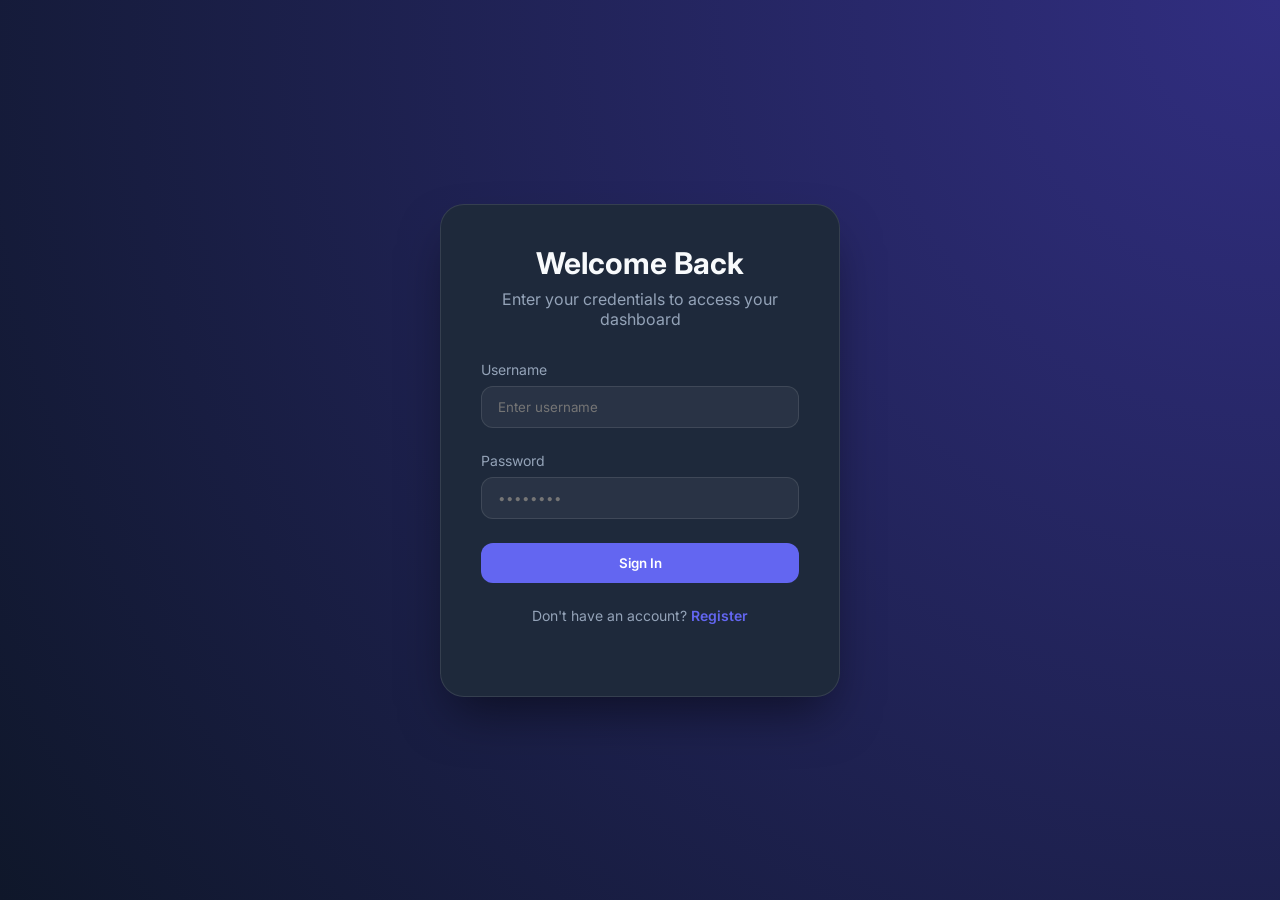
<file: HotelApp/HotelApp/backend/target/classes/static/index.html>
<!DOCTYPE html>
<html lang="en">
<head>
    <meta charset="UTF-8">
    <meta name="viewport" content="width=device-width, initial-scale=1.0">
    <title>Login | Majestic Hotels</title>
    <link rel="stylesheet" href="css/styles.css">
    <link href="https://fonts.googleapis.com/css2?family=Inter:wght@400;600;700;800&display=swap" rel="stylesheet">
</head>
<body>
    <div class="auth-container">
        <div class="auth-card">
            <h1>Welcome Back</h1>
            <p>Enter your credentials to access your dashboard</p>
            <form id="loginForm">
                <div class="form-group">
                    <label>Username</label>
                    <input type="text" id="username" placeholder="Enter username" required>
                </div>
                <div class="form-group">
                    <label>Password</label>
                    <input type="password" id="password" placeholder="••••••••" required>
                </div>
                <button type="submit" class="btn btn-primary">Sign In</button>
            </form>
            <p style="margin-top: 1.5rem; font-size: 0.875rem;">
                Don't have an account? <a href="pages/register.html" style="color: var(--primary); text-decoration: none; font-weight: 600;">Register</a>
            </p>
        </div>
    </div>
    <script src="js/script.js"></script>
    <script>
        document.getElementById('loginForm').addEventListener('submit', async (e) => {
            e.preventDefault();
            const username = document.getElementById('username').value;
            const password = document.getElementById('password').value;
            
            try {
                const response = await fetch('http://localhost:8089/api/auth/login', {
                    method: 'POST',
                    headers: { 'Content-Type': 'application/json' },
                    body: JSON.stringify({ username, password })
                });
                
                if (response.ok) {
                    const user = await response.json();
                    localStorage.setItem('user', JSON.stringify(user));
                    window.location.href = 'pages/dashboard.html';
                } else {
                    alert('Invalid credentials');
                }
            } catch (err) {
                console.error(err);
                alert('Connection error. Is the backend running?');
            }
        });
    </script>
</body>
</html>
</file>
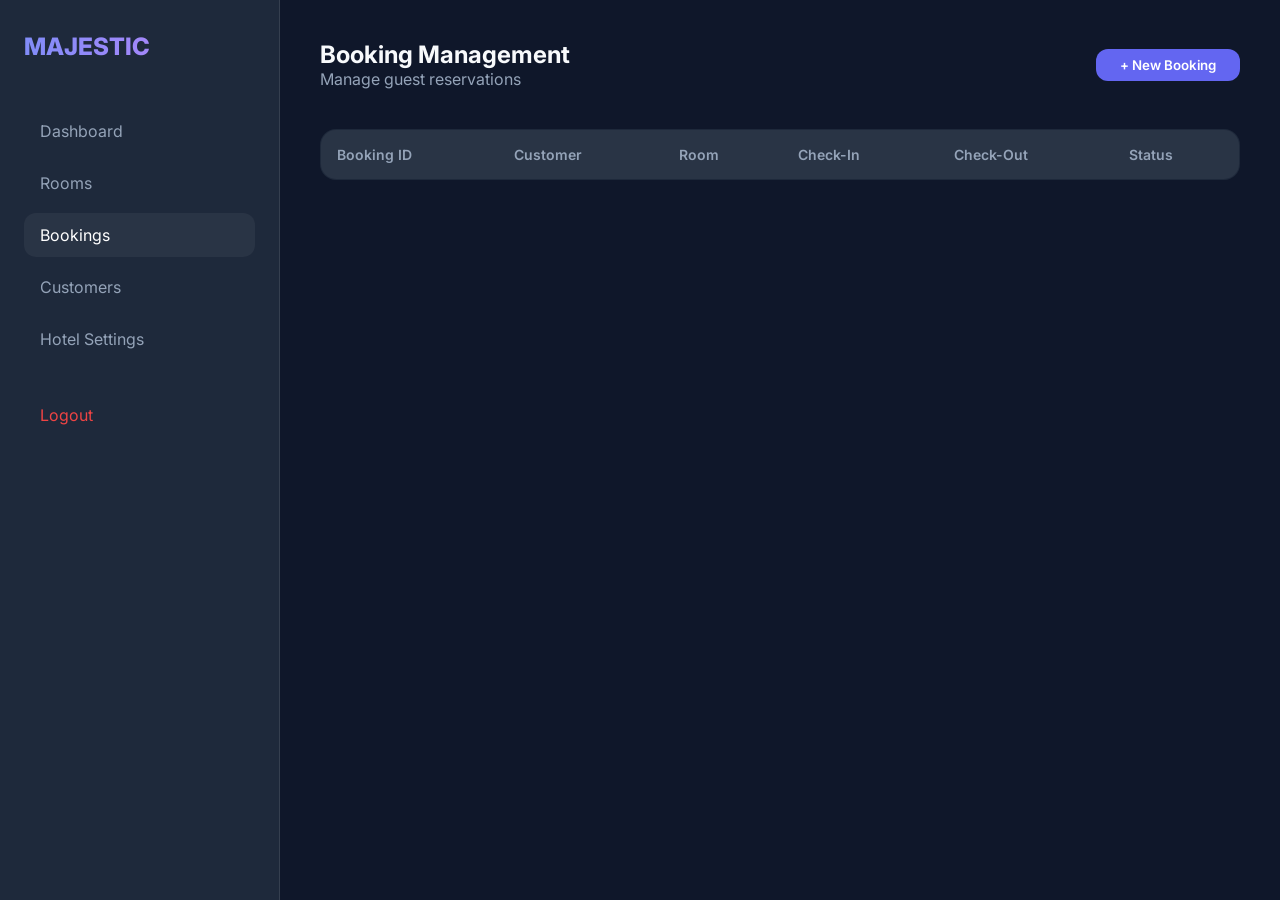
<file: HotelApp/HotelApp/backend/target/classes/static/pages/bookings.html>
<!DOCTYPE html>
<html lang="en">

<head>
    <meta charset="UTF-8">
    <meta name="viewport" content="width=device-width, initial-scale=1.0">
    <title>Bookings | Majestic Hotels</title>
    <link rel="stylesheet" href="../css/styles.css">
    <link href="https://fonts.googleapis.com/css2?family=Inter:wght@400;600;700;800&display=swap" rel="stylesheet">
</head>

<body>
    <div class="app-container">
        <aside>
            <div class="nav-logo">MAJESTIC</div>
            <nav>
                <ul>
                    <li><a href="dashboard.html">Dashboard</a></li>
                    <li><a href="rooms.html">Rooms</a></li>
                    <li><a href="bookings.html" class="active">Bookings</a></li>
                    <li><a href="customers.html">Customers</a></li>
                    <li><a href="hotel.html">Hotel Settings</a></li>
                    <li style="margin-top: 2rem;"><a href="#" onclick="logout()"
                            style="color: var(--danger);">Logout</a></li>
                </ul>
            </nav>
        </aside>
        <main>
            <header>
                <div>
                    <h2 style="font-size: 1.5rem;">Booking Management</h2>
                    <p style="color: var(--text-muted);">Manage guest reservations</p>
                </div>
                <button class="btn btn-primary" style="width: auto; padding: 0.5rem 1.5rem;" onclick="openModal()">+ New
                    Booking</button>
            </header>

            <table class="data-table">
                <thead>
                    <tr>
                        <th>Booking ID</th>
                        <th>Customer</th>
                        <th>Room</th>
                        <th>Check-In</th>
                        <th>Check-Out</th>
                        <th>Status</th>
                    </tr>
                </thead>
                <tbody id="bookingList">
                    <!-- Data Injected -->
                </tbody>
            </table>
        </main>
    </div>

    <!-- Add Booking Modal -->
    <div id="bookingModal" class="modal">
        <div class="modal-content">
            <h3>New Reservation</h3>
            <form id="bookingForm" style="margin-top: 1.5rem;">
                <div class="form-group">
                    <label>Select Customer</label>
                    <select id="customerId" required></select>
                </div>
                <div class="form-group">
                    <label>Select Room</label>
                    <select id="roomId" required></select>
                </div>
                <div style="display: grid; grid-template-columns: 1fr 1fr; gap: 1rem;">
                    <div class="form-group">
                        <label>Check-In</label>
                        <input type="date" id="checkInDate" required>
                    </div>
                    <div class="form-group">
                        <label>Check-Out</label>
                        <input type="date" id="checkOutDate" required>
                    </div>
                </div>
                <div class="form-group">
                    <label>Total Amount ($)</label>
                    <input type="number" id="totalAmount" placeholder="350" required>
                </div>
                <div style="display: flex; gap: 1rem;">
                    <button type="button" class="btn" style="background: var(--glass);"
                        onclick="closeModal()">Cancel</button>
                    <button type="submit" class="btn btn-primary">Book Now</button>
                </div>
            </form>
        </div>
    </div>

    <script>
        const API_BASE = 'http://localhost:8089/api';

        document.addEventListener('DOMContentLoaded', () => {
            loadBookings();
            loadDropdowns();
        });

        async function loadBookings() {
            const res = await fetch(`${API_BASE}/bookings`);
            const data = await res.json();
            document.getElementById('bookingList').innerHTML = data.map(b => `
                <tr>
                    <td>#${b.id}</td>
                    <td>${b.customer ? b.customer.firstName + ' ' + b.customer.lastName : 'Unknown'}</td>
                    <td>${b.room ? b.room.roomNumber : 'N/A'}</td>
                    <td>${b.checkInDate}</td>
                    <td>${b.checkOutDate}</td>
                    <td><span class="badge badge-success">${b.status || 'Confirmed'}</span></td>
                </tr>
            `).join('');
        }

        async function loadDropdowns() {
            const [custRes, roomRes] = await Promise.all([
                fetch(`${API_BASE}/customers`),
                fetch(`${API_BASE}/rooms`)
            ]);
            const customers = await custRes.json();
            const rooms = await roomRes.json();

            document.getElementById('customerId').innerHTML = customers.map(c => `<option value="${c.id}">${c.firstName} ${c.lastName}</option>`).join('');
            document.getElementById('roomId').innerHTML = rooms.filter(r => r.status === 'Available').map(r => `<option value="${r.id}">${r.roomNumber} (${r.type})</option>`).join('');
        }

        document.getElementById('bookingForm').addEventListener('submit', async (e) => {
            e.preventDefault();
            const booking = {
                customer: { id: document.getElementById('customerId').value },
                room: { id: document.getElementById('roomId').value },
                checkInDate: document.getElementById('checkInDate').value,
                checkOutDate: document.getElementById('checkOutDate').value,
                totalAmount: document.getElementById('totalAmount').value,
                status: 'Confirmed'
            };

            await fetch(`${API_BASE}/bookings`, {
                method: 'POST',
                headers: { 'Content-Type': 'application/json' },
                body: JSON.stringify(booking)
            });
            closeModal();
            loadBookings();
        });

        function openModal() { document.getElementById('bookingModal').style.display = 'flex'; }
        function closeModal() { document.getElementById('bookingModal').style.display = 'none'; }
        function logout() { localStorage.removeItem('user'); window.location.href = '../index.html'; }
    </script>
</body>

</html>
</file>
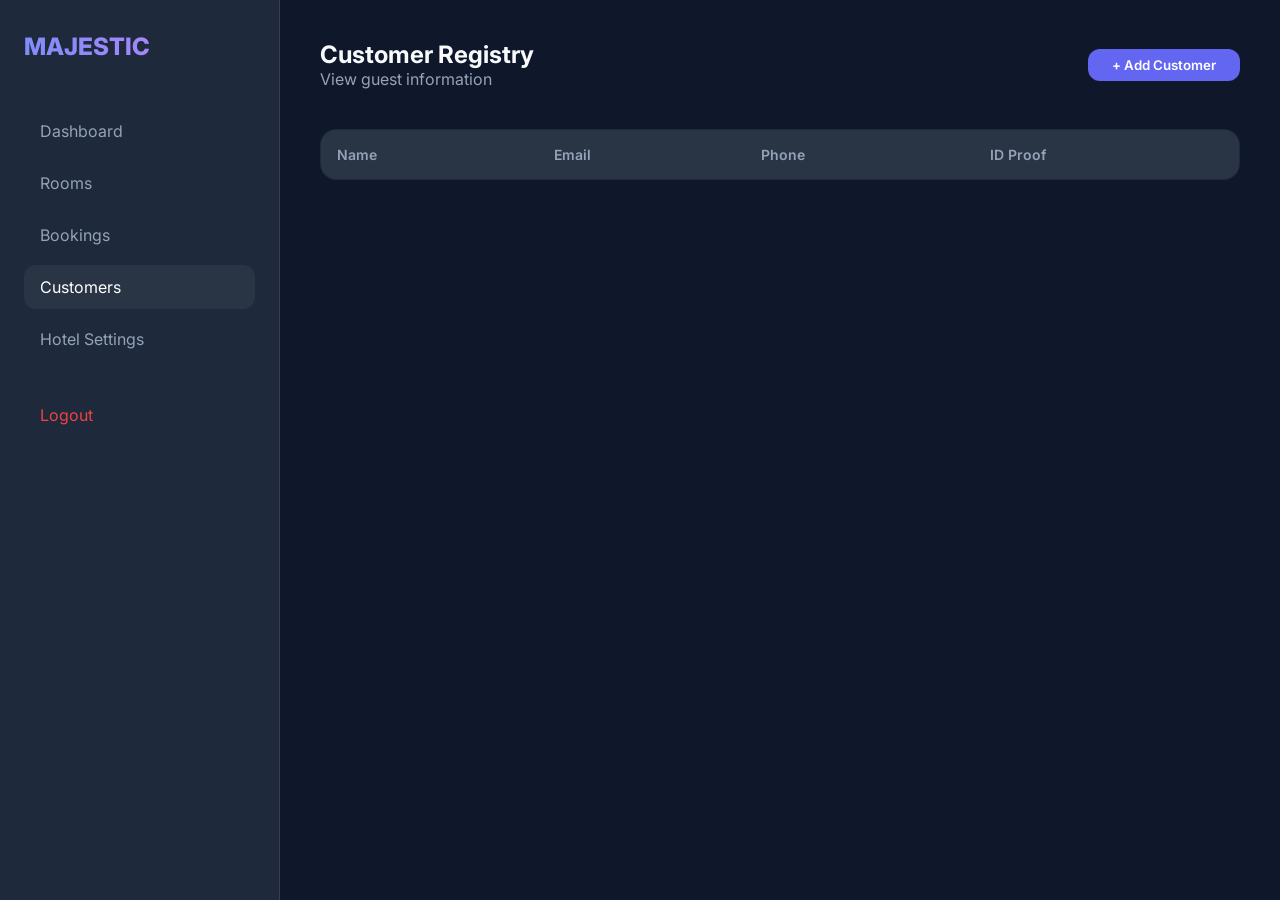
<file: HotelApp/HotelApp/backend/target/classes/static/pages/customers.html>
<!DOCTYPE html>
<html lang="en">

<head>
    <meta charset="UTF-8">
    <meta name="viewport" content="width=device-width, initial-scale=1.0">
    <title>Customers | Majestic Hotels</title>
    <link rel="stylesheet" href="../css/styles.css">
    <link href="https://fonts.googleapis.com/css2?family=Inter:wght@400;600;700;800&display=swap" rel="stylesheet">
</head>

<body>
    <div class="app-container">
        <aside>
            <div class="nav-logo">MAJESTIC</div>
            <nav>
                <ul>
                    <li><a href="dashboard.html">Dashboard</a></li>
                    <li><a href="rooms.html">Rooms</a></li>
                    <li><a href="bookings.html">Bookings</a></li>
                    <li><a href="customers.html" class="active">Customers</a></li>
                    <li><a href="hotel.html">Hotel Settings</a></li>
                    <li style="margin-top: 2rem;"><a href="#" onclick="logout()"
                            style="color: var(--danger);">Logout</a></li>
                </ul>
            </nav>
        </aside>
        <main>
            <header>
                <div>
                    <h2 style="font-size: 1.5rem;">Customer Registry</h2>
                    <p style="color: var(--text-muted);">View guest information</p>
                </div>
                <button class="btn btn-primary" style="width: auto; padding: 0.5rem 1.5rem;" onclick="openModal()">+ Add
                    Customer</button>
            </header>

            <table class="data-table">
                <thead>
                    <tr>
                        <th>Name</th>
                        <th>Email</th>
                        <th>Phone</th>
                        <th>ID Proof</th>
                    </tr>
                </thead>
                <tbody id="customerList">
                    <!-- Data -->
                </tbody>
            </table>
        </main>
    </div>

    <!-- Modal -->
    <div id="custModal" class="modal">
        <div class="modal-content">
            <h3>Add Customer</h3>
            <form id="custForm" style="margin-top: 1.5rem;">
                <div style="display: grid; grid-template-columns: 1fr 1fr; gap: 1rem;">
                    <div class="form-group">
                        <label>First Name</label>
                        <input type="text" id="firstName" required>
                    </div>
                    <div class="form-group">
                        <label>Last Name</label>
                        <input type="text" id="lastName" required>
                    </div>
                </div>
                <div class="form-group">
                    <label>Email</label>
                    <input type="email" id="email" required>
                </div>
                <div class="form-group">
                    <label>Phone</label>
                    <input type="tel" id="phone" required>
                </div>
                <div style="display: flex; gap: 1rem;">
                    <div class="form-group" style="flex: 1;">
                        <label>ID Type</label>
                        <select id="idProofType">
                            <option value="Passport">Passport</option>
                            <option value="Driver License">Driver License</option>
                            <option value="National ID">National ID</option>
                        </select>
                    </div>
                    <div class="form-group" style="flex: 1;">
                        <label>ID Number</label>
                        <input type="text" id="idProofNumber" required>
                    </div>
                </div>
                <div style="display: flex; gap: 1rem;">
                    <button type="button" class="btn" style="background: var(--glass);"
                        onclick="closeModal()">Cancel</button>
                    <button type="submit" class="btn btn-primary">Save Guest</button>
                </div>
            </form>
        </div>
    </div>

    <script>
        const API_URL = 'http://localhost:8089/api/customers';
        document.addEventListener('DOMContentLoaded', loadCustomers);

        async function loadCustomers() {
            const res = await fetch(API_URL);
            const data = await res.json();
            document.getElementById('customerList').innerHTML = data.map(c => `
                <tr>
                    <td>${c.firstName} ${c.lastName}</td>
                    <td>${c.email}</td>
                    <td>${c.phone}</td>
                    <td>${c.idProofType}: ${c.idProofNumber}</td>
                </tr>
            `).join('');
        }

        document.getElementById('custForm').addEventListener('submit', async (e) => {
            e.preventDefault();
            const customer = {
                firstName: document.getElementById('firstName').value,
                lastName: document.getElementById('lastName').value,
                email: document.getElementById('email').value,
                phone: document.getElementById('phone').value,
                idProofType: document.getElementById('idProofType').value,
                idProofNumber: document.getElementById('idProofNumber').value,
            };

            await fetch(API_URL, {
                method: 'POST',
                headers: { 'Content-Type': 'application/json' },
                body: JSON.stringify(customer)
            });
            closeModal();
            loadCustomers();
        });

        function openModal() { document.getElementById('custModal').style.display = 'flex'; }
        function closeModal() { document.getElementById('custModal').style.display = 'none'; }
        function logout() { localStorage.removeItem('user'); window.location.href = '../index.html'; }
    </script>
</body>

</html>
</file>
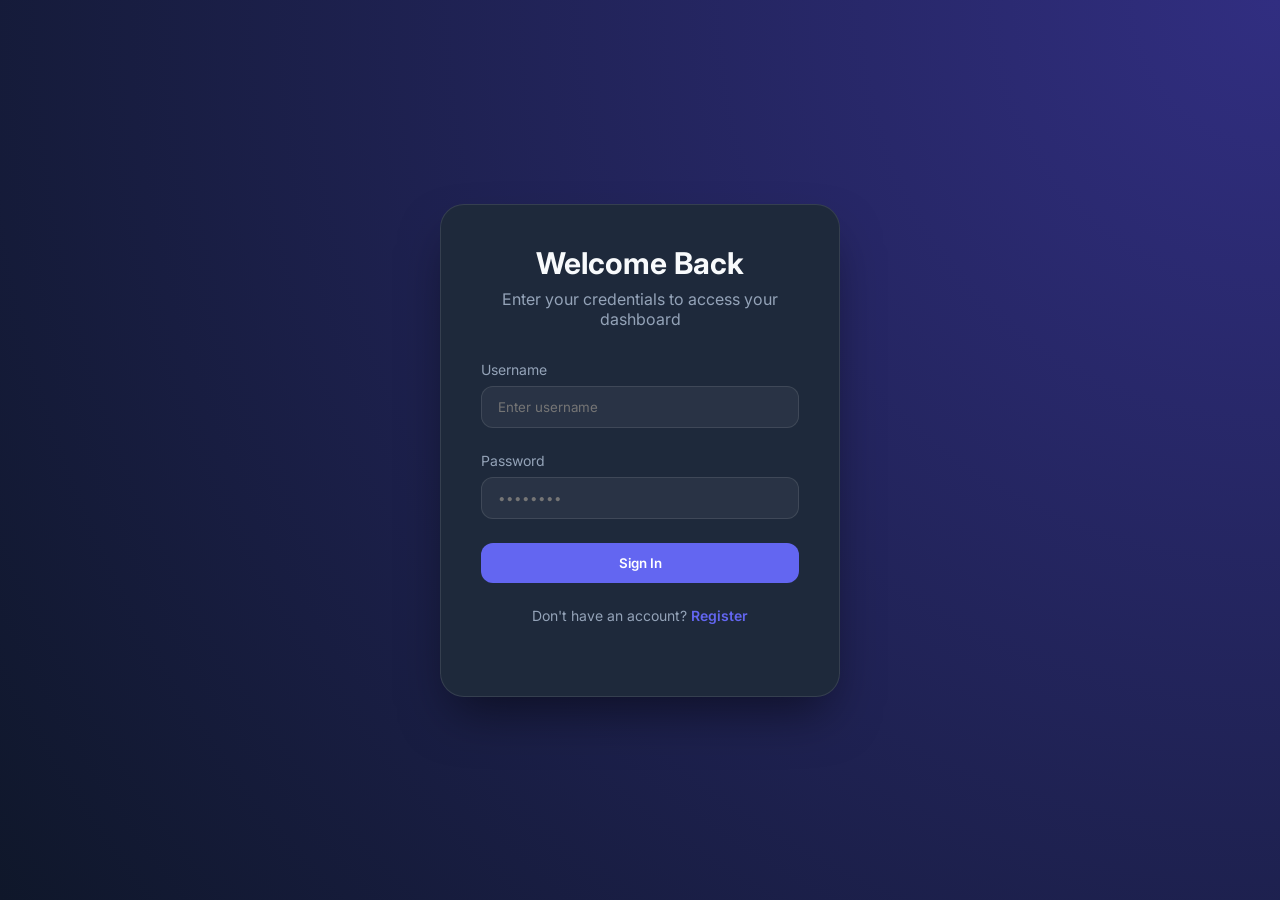
<file: HotelApp/HotelApp/backend/target/classes/static/pages/dashboard.html>
<!DOCTYPE html>
<html lang="en">

<head>
    <meta charset="UTF-8">
    <meta name="viewport" content="width=device-width, initial-scale=1.0">
    <title>Dashboard | Majestic Hotels</title>
    <link rel="stylesheet" href="../css/styles.css">
    <link href="https://fonts.googleapis.com/css2?family=Inter:wght@400;600;700;800&display=swap" rel="stylesheet">
</head>

<body>
    <div class="app-container">
        <aside>
            <div class="nav-logo">MAJESTIC</div>
            <nav>
                <ul>
                    <li><a href="dashboard.html" class="active">Dashboard</a></li>
                    <li><a href="rooms.html">Rooms</a></li>
                    <li><a href="bookings.html">Bookings</a></li>
                    <li><a href="customers.html">Customers</a></li>
                    <li><a href="hotel.html">Hotel Settings</a></li>
                    <li style="margin-top: 2rem;"><a href="#" onclick="logout()"
                            style="color: var(--danger);">Logout</a></li>
                </ul>
            </nav>
        </aside>
        <main>
            <header>
                <div>
                    <h2 style="font-size: 1.5rem;">Dashboard Overview</h2>
                    <p style="color: var(--text-muted);">Welcome back, <span id="userNameDisplay">Admin</span></p>
                </div>
                <div class="user-profile">
                    <div
                        style="width: 40px; height: 40px; border-radius: 50%; background: var(--primary); display: flex; align-items: center; justify-content: center; font-weight: 700;">
                        A</div>
                </div>
            </header>

            <div class="stats-grid">
                <div class="stat-card">
                    <h3>Total Rooms</h3>
                    <div class="value" id="totalRooms">24</div>
                </div>
                <div class="stat-card">
                    <h3>Active Bookings</h3>
                    <div class="value" id="activeBookings">12</div>
                </div>
                <div class="stat-card">
                    <h3>Total Customers</h3>
                    <div class="value" id="totalCustomers">158</div>
                </div>
                <div class="stat-card">
                    <h3>Revenue</h3>
                    <div class="value" id="revenue">$12,450</div>
                </div>
            </div>

            <div style="display: flex; justify-content: space-between; align-items: center; margin-bottom: 1.5rem;">
                <h3 style="font-size: 1.125rem;">Recent Bookings</h3>
                <button class="btn btn-primary" style="width: auto; padding: 0.5rem 1rem;"
                    onclick="location.href='bookings.html'">View All</button>
            </div>

            <table class="data-table">
                <thead>
                    <tr>
                        <th>Customer</th>
                        <th>Room</th>
                        <th>Check-In</th>
                        <th>Status</th>
                        <th>Amount</th>
                    </tr>
                </thead>
                <tbody id="recentBookingsList">
                    <!-- Data injected by JS -->
                </tbody>
            </table>
        </main>
    </div>

    <script>
        document.addEventListener('DOMContentLoaded', () => {
            const user = JSON.parse(localStorage.getItem('user'));
            if (!user) {
                window.location.href = '../index.html';
                return;
            }
            document.getElementById('userNameDisplay').textContent = user.fullName;

            // Mock data or fetch from API
            loadDashboardData();
        });

        async function loadDashboardData() {
            try {
                // In a real app, you'd fetch stats from backend
                const response = await fetch('http://localhost:8089/api/bookings');
                if (response.ok) {
                    const bookings = await response.json();
                    renderRecentBookings(bookings.slice(-5).reverse());
                }
            } catch (err) {
                console.error('Failed to load dashboard data');
            }
        }

        function renderRecentBookings(bookings) {
            const list = document.getElementById('recentBookingsList');
            if (bookings.length === 0) {
                list.innerHTML = '<tr><td colspan="5" style="text-align: center;">No bookings found</td></tr>';
                return;
            }
            list.innerHTML = bookings.map(b => `
                <tr>
                    <td>${b.customer ? b.customer.firstName + ' ' + b.customer.lastName : 'N/A'}</td>
                    <td>${b.room ? b.room.roomNumber : 'N/A'}</td>
                    <td>${b.checkInDate}</td>
                    <td><span class="badge ${b.status === 'Confirmed' ? 'badge-success' : 'badge-warning'}">${b.status}</span></td>
                    <td>$${b.totalAmount}</td>
                </tr>
            `).join('');
        }

        function logout() {
            localStorage.removeItem('user');
            window.location.href = '../index.html';
        }
    </script>
</body>

</html>
</file>
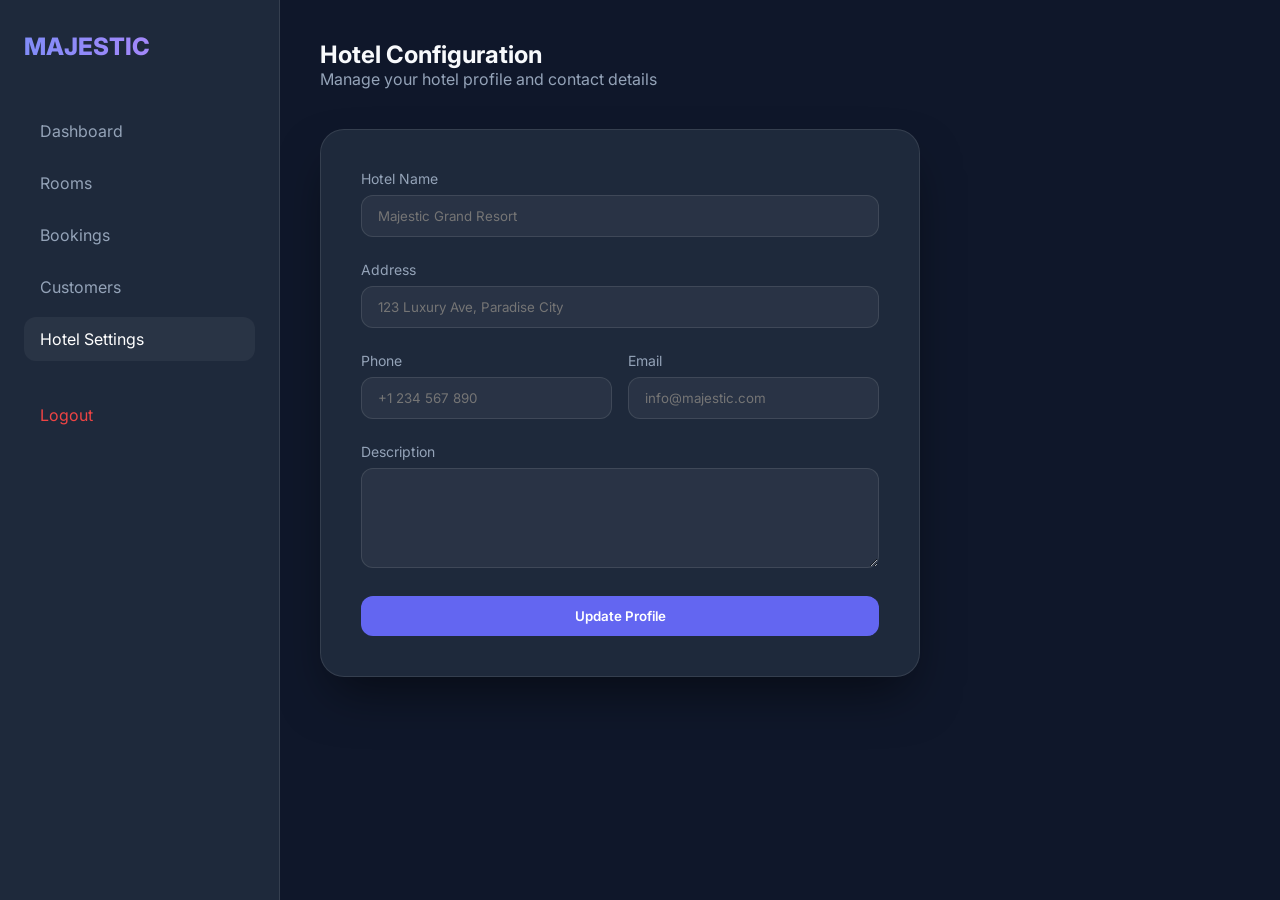
<file: HotelApp/HotelApp/backend/target/classes/static/pages/hotel.html>
<!DOCTYPE html>
<html lang="en">

<head>
    <meta charset="UTF-8">
    <meta name="viewport" content="width=device-width, initial-scale=1.0">
    <title>Hotel Settings | Majestic Hotels</title>
    <link rel="stylesheet" href="../css/styles.css">
    <link href="https://fonts.googleapis.com/css2?family=Inter:wght@400;600;700;800&display=swap" rel="stylesheet">
</head>

<body>
    <div class="app-container">
        <aside>
            <div class="nav-logo">MAJESTIC</div>
            <nav>
                <ul>
                    <li><a href="dashboard.html">Dashboard</a></li>
                    <li><a href="rooms.html">Rooms</a></li>
                    <li><a href="bookings.html">Bookings</a></li>
                    <li><a href="customers.html">Customers</a></li>
                    <li><a href="hotel.html" class="active">Hotel Settings</a></li>
                    <li style="margin-top: 2rem;"><a href="#" onclick="logout()"
                            style="color: var(--danger);">Logout</a></li>
                </ul>
            </nav>
        </aside>
        <main>
            <header>
                <div>
                    <h2 style="font-size: 1.5rem;">Hotel Configuration</h2>
                    <p style="color: var(--text-muted);">Manage your hotel profile and contact details</p>
                </div>
            </header>

            <div class="auth-card" style="max-width: 600px; margin: 0;">
                <form id="hotelForm">
                    <div class="form-group">
                        <label>Hotel Name</label>
                        <input type="text" id="hotelName" placeholder="Majestic Grand Resort" required>
                    </div>
                    <div class="form-group">
                        <label>Address</label>
                        <input type="text" id="hotelAddress" placeholder="123 Luxury Ave, Paradise City" required>
                    </div>
                    <div style="display: grid; grid-template-columns: 1fr 1fr; gap: 1rem;">
                        <div class="form-group">
                            <label>Phone</label>
                            <input type="tel" id="hotelPhone" placeholder="+1 234 567 890" required>
                        </div>
                        <div class="form-group">
                            <label>Email</label>
                            <input type="email" id="hotelEmail" placeholder="info@majestic.com" required>
                        </div>
                    </div>
                    <div class="form-group">
                        <label>Description</label>
                        <textarea id="hotelDesc"
                            style="width: 100%; height: 100px; background: var(--glass); border: 1px solid var(--border); border-radius: 0.75rem; color: white; padding: 0.75rem;"></textarea>
                    </div>
                    <button type="submit" class="btn btn-primary">Update Profile</button>
                </form>
            </div>
        </main>
    </div>

    <script>
        const API_URL = 'http://localhost:8089/api/hotels';

        document.addEventListener('DOMContentLoaded', async () => {
            const res = await fetch(API_URL);
            const hotels = await res.json();
            if (hotels.length > 0) {
                const h = hotels[0];
                document.getElementById('hotelName').value = h.name;
                document.getElementById('hotelAddress').value = h.address;
                document.getElementById('hotelPhone').value = h.phone;
                document.getElementById('hotelEmail').value = h.email;
                document.getElementById('hotelDesc').value = h.description;
                window.currentHotelId = h.id;
            }
        });

        document.getElementById('hotelForm').addEventListener('submit', async (e) => {
            e.preventDefault();
            const hotel = {
                id: window.currentHotelId,
                name: document.getElementById('hotelName').value,
                address: document.getElementById('hotelAddress').value,
                phone: document.getElementById('hotelPhone').value,
                email: document.getElementById('hotelEmail').value,
                description: document.getElementById('hotelDesc').value,
            };

            await fetch(API_URL, {
                method: 'POST',
                headers: { 'Content-Type': 'application/json' },
                body: JSON.stringify(hotel)
            });
            alert('Hotel profile updated!');
        });

        function logout() { localStorage.removeItem('user'); window.location.href = '../index.html'; }
    </script>
</body>

</html>
</file>
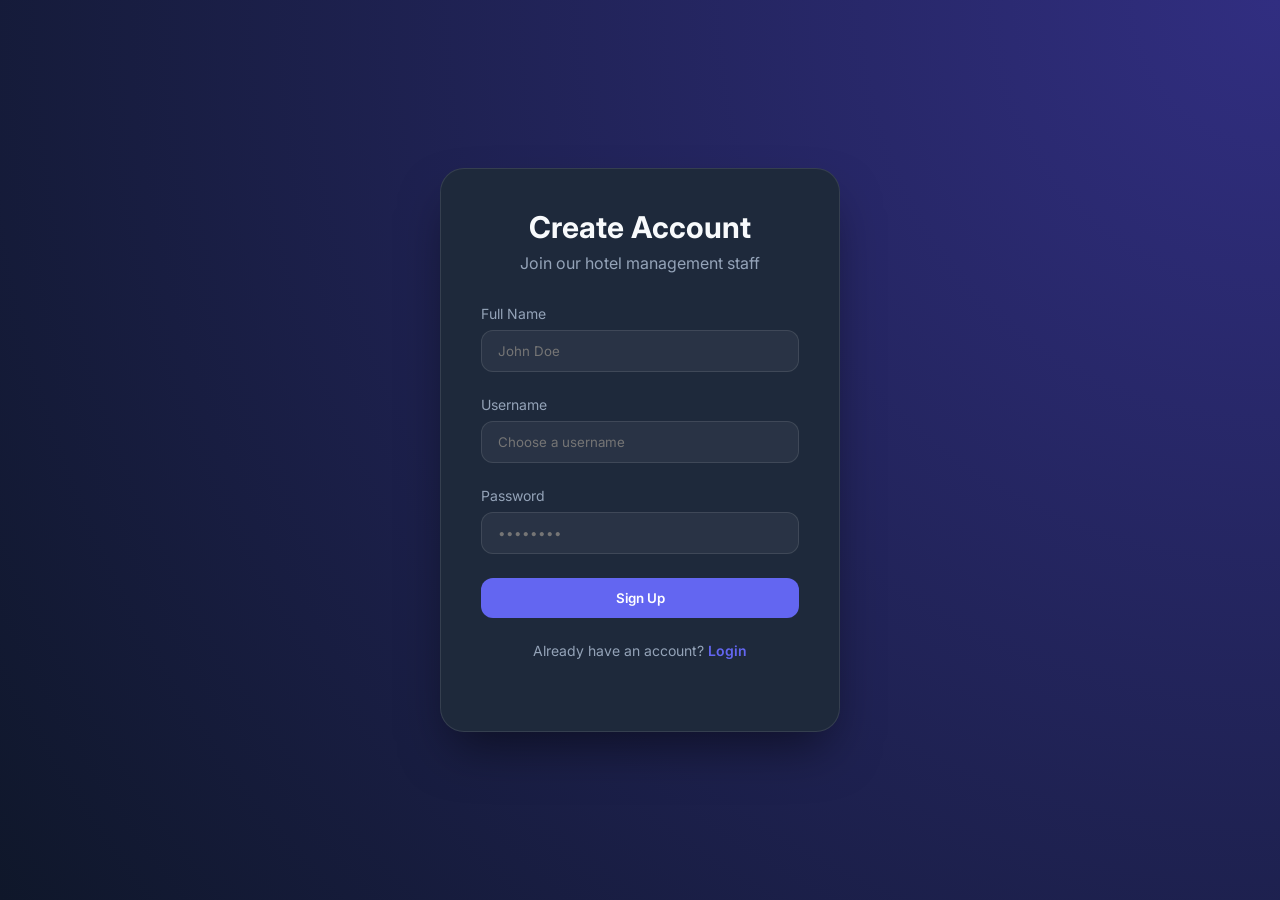
<file: HotelApp/HotelApp/backend/target/classes/static/pages/register.html>
<!DOCTYPE html>
<html lang="en">

<head>
    <meta charset="UTF-8">
    <meta name="viewport" content="width=device-width, initial-scale=1.0">
    <title>Register | Majestic Hotels</title>
    <link rel="stylesheet" href="../css/styles.css">
    <link href="https://fonts.googleapis.com/css2?family=Inter:wght@400;600;700;800&display=swap" rel="stylesheet">
</head>

<body>
    <div class="auth-container">
        <div class="auth-card">
            <h1>Create Account</h1>
            <p>Join our hotel management staff</p>
            <form id="registerForm">
                <div class="form-group">
                    <label>Full Name</label>
                    <input type="text" id="fullName" placeholder="John Doe" required>
                </div>
                <div class="form-group">
                    <label>Username</label>
                    <input type="text" id="username" placeholder="Choose a username" required>
                </div>
                <div class="form-group">
                    <label>Password</label>
                    <input type="password" id="password" placeholder="••••••••" required>
                </div>
                <button type="submit" class="btn btn-primary">Sign Up</button>
            </form>
            <p style="margin-top: 1.5rem; font-size: 0.875rem;">
                Already have an account? <a href="../index.html"
                    style="color: var(--primary); text-decoration: none; font-weight: 600;">Login</a>
            </p>
        </div>
    </div>
    <script>
        document.getElementById('registerForm').addEventListener('submit', async (e) => {
            e.preventDefault();
            const fullName = document.getElementById('fullName').value;
            const username = document.getElementById('username').value;
            const password = document.getElementById('password').value;

            try {
                const response = await fetch('http://localhost:8089/api/auth/register', {
                    method: 'POST',
                    headers: { 'Content-Type': 'application/json' },
                    body: JSON.stringify({ fullName, username, password, role: 'STAFF' })
                });

                if (response.ok) {
                    alert('Registration successful! Please login.');
                    window.location.href = '../index.html';
                } else {
                    const msg = await response.text();
                    alert(msg || 'Registration failed');
                }
            } catch (err) {
                console.error(err);
                alert('Connection error');
            }
        });
    </script>
</body>

</html>
</file>
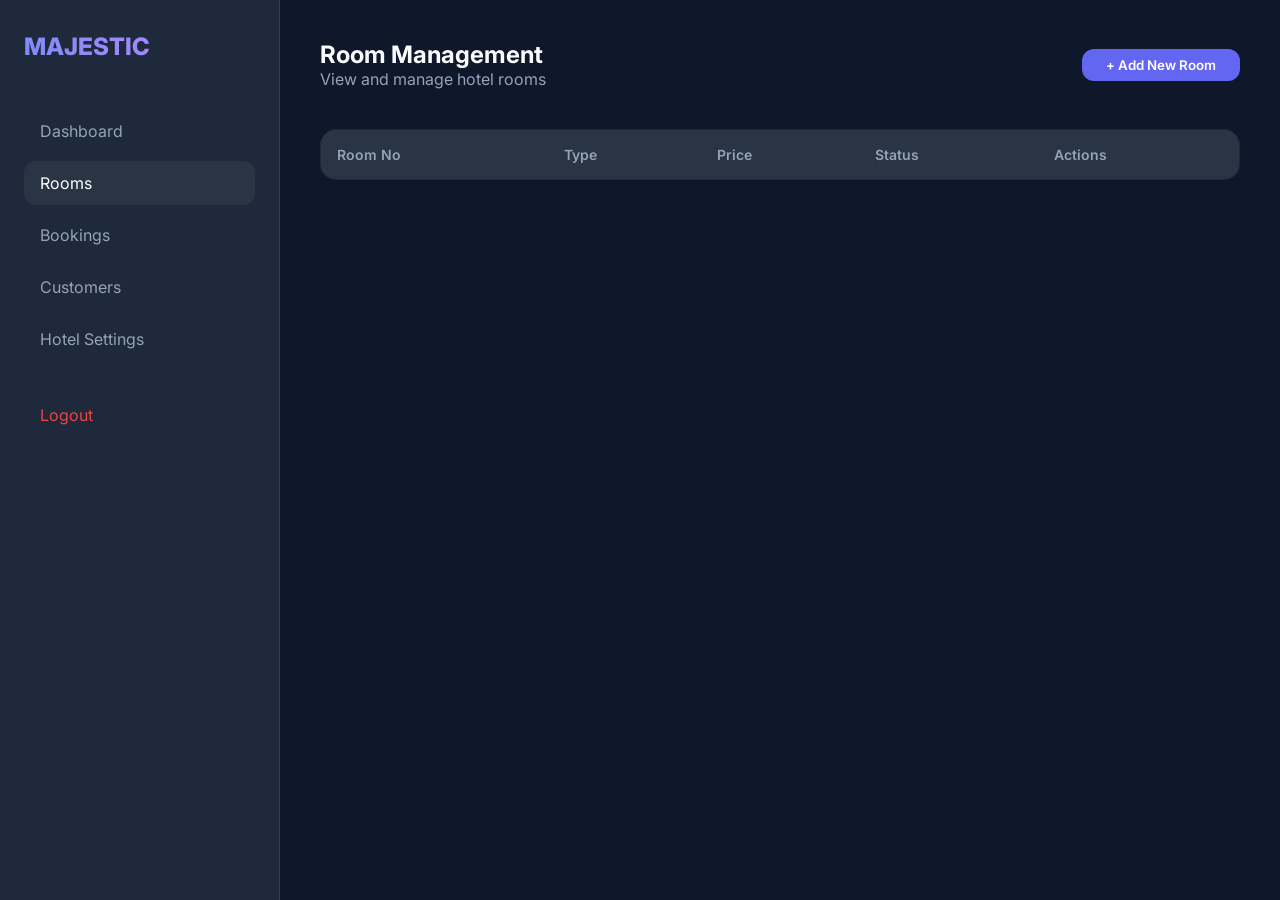
<file: HotelApp/HotelApp/backend/target/classes/static/pages/rooms.html>
<!DOCTYPE html>
<html lang="en">

<head>
    <meta charset="UTF-8">
    <meta name="viewport" content="width=device-width, initial-scale=1.0">
    <title>Rooms | Majestic Hotels</title>
    <link rel="stylesheet" href="../css/styles.css">
    <link href="https://fonts.googleapis.com/css2?family=Inter:wght@400;600;700;800&display=swap" rel="stylesheet">
</head>

<body>
    <div class="app-container">
        <aside>
            <div class="nav-logo">MAJESTIC</div>
            <nav>
                <ul>
                    <li><a href="dashboard.html">Dashboard</a></li>
                    <li><a href="rooms.html" class="active">Rooms</a></li>
                    <li><a href="bookings.html">Bookings</a></li>
                    <li><a href="customers.html">Customers</a></li>
                    <li><a href="hotel.html">Hotel Settings</a></li>
                    <li style="margin-top: 2rem;"><a href="#" onclick="logout()"
                            style="color: var(--danger);">Logout</a></li>
                </ul>
            </nav>
        </aside>
        <main>
            <header>
                <div>
                    <h2 style="font-size: 1.5rem;">Room Management</h2>
                    <p style="color: var(--text-muted);">View and manage hotel rooms</p>
                </div>
                <button class="btn btn-primary" style="width: auto; padding: 0.5rem 1.5rem;" onclick="openModal()">+ Add
                    New Room</button>
            </header>

            <table class="data-table">
                <thead>
                    <tr>
                        <th>Room No</th>
                        <th>Type</th>
                        <th>Price</th>
                        <th>Status</th>
                        <th>Actions</th>
                    </tr>
                </thead>
                <tbody id="roomList">
                    <!-- Data injected by JS -->
                </tbody>
            </table>
        </main>
    </div>

    <!-- Add Room Modal -->
    <div id="roomModal" class="modal">
        <div class="modal-content">
            <h3>Add New Room</h3>
            <form id="roomForm" style="margin-top: 1.5rem;">
                <div class="form-group">
                    <label>Room Number</label>
                    <input type="text" id="roomNumber" placeholder="e.g. 101" required>
                </div>
                <div class="form-group">
                    <label>Type</label>
                    <select id="roomType">
                        <option value="Single">Single</option>
                        <option value="Double">Double</option>
                        <option value="Suite">Suite</option>
                        <option value="Deluxe">Deluxe</option>
                    </select>
                </div>
                <div class="form-group">
                    <label>Price per Night ($)</label>
                    <input type="number" id="roomPrice" placeholder="100" required>
                </div>
                <div class="form-group">
                    <label>Status</label>
                    <select id="roomStatus">
                        <option value="Available">Available</option>
                        <option value="Maintenance">Maintenance</option>
                    </select>
                </div>
                <div style="display: flex; gap: 1rem;">
                    <button type="button" class="btn" style="background: var(--glass);"
                        onclick="closeModal()">Cancel</button>
                    <button type="submit" class="btn btn-primary">Save Room</button>
                </div>
            </form>
        </div>
    </div>

    <script>
        const API_URL = 'http://localhost:8089/api/rooms';

        document.addEventListener('DOMContentLoaded', loadRooms);

        async function loadRooms() {
            try {
                const response = await fetch(API_URL);
                const rooms = await response.json();
                const list = document.getElementById('roomList');
                list.innerHTML = rooms.map(r => `
                    <tr>
                        <td>${r.roomNumber}</td>
                        <td>${r.type}</td>
                        <td>$${r.price}</td>
                        <td><span class="badge ${r.status === 'Available' ? 'badge-success' : 'badge-warning'}">${r.status}</span></td>
                        <td>
                            <button onclick="deleteRoom(${r.id})" style="background:none; border:none; color:var(--danger); cursor:pointer;">Delete</button>
                        </td>
                    </tr>
                `).join('');
            } catch (err) {
                console.error(err);
            }
        }

        document.getElementById('roomForm').addEventListener('submit', async (e) => {
            e.preventDefault();
            const room = {
                roomNumber: document.getElementById('roomNumber').value,
                type: document.getElementById('roomType').value,
                price: document.getElementById('roomPrice').value,
                status: document.getElementById('roomStatus').value
            };

            await fetch(API_URL, {
                method: 'POST',
                headers: { 'Content-Type': 'application/json' },
                body: JSON.stringify(room)
            });
            closeModal();
            loadRooms();
        });

        async function deleteRoom(id) {
            if (confirm('Are you sure?')) {
                await fetch(`${API_URL}/${id}`, { method: 'DELETE' });
                loadRooms();
            }
        }

        function openModal() { document.getElementById('roomModal').style.display = 'flex'; }
        function closeModal() { document.getElementById('roomModal').style.display = 'none'; }
        function logout() { localStorage.removeItem('user'); window.location.href = '../index.html'; }
    </script>
</body>

</html>
</file>
<file: HotelApp/HotelApp/backend/target/classes/static/css/styles.css>
:root {
    --primary: #6366f1;
    --primary-hover: #4f46e5;
    --secondary: #64748b;
    --bg-dark: #0f172a;
    --bg-card: #1e293b;
    --text-main: #f8fafc;
    --text-muted: #94a3b8;
    --accent: #10b981;
    --danger: #ef4444;
    --glass: rgba(255, 255, 255, 0.05);
    --border: rgba(255, 255, 255, 0.1);
}

* {
    margin: 0;
    padding: 0;
    box-sizing: border-box;
    font-family: 'Inter', -apple-system, sans-serif;
}

body {
    background-color: var(--bg-dark);
    color: var(--text-main);
    overflow-x: hidden;
}

/* Auth Pages */
.auth-container {
    height: 100vh;
    display: flex;
    justify-content: center;
    align-items: center;
    background: radial-gradient(circle at top right, #312e81, #0f172a);
}

.auth-card {
    background: var(--bg-card);
    padding: 2.5rem;
    border-radius: 1.5rem;
    box-shadow: 0 25px 50px -12px rgba(0, 0, 0, 0.5);
    width: 100%;
    max-width: 400px;
    border: 1px solid var(--border);
    backdrop-filter: blur(10px);
}

.auth-card h1 {
    font-size: 1.875rem;
    font-weight: 700;
    margin-bottom: 0.5rem;
    text-align: center;
}

.auth-card p {
    color: var(--text-muted);
    text-align: center;
    margin-bottom: 2rem;
}

.form-group {
    margin-bottom: 1.5rem;
}

.form-group label {
    display: block;
    margin-bottom: 0.5rem;
    font-size: 0.875rem;
    color: var(--text-muted);
}

.form-group input, .form-group select {
    width: 100%;
    padding: 0.75rem 1rem;
    background: var(--glass);
    border: 1px solid var(--border);
    border-radius: 0.75rem;
    color: white;
    transition: all 0.3s;
}

.form-group input:focus {
    outline: none;
    border-color: var(--primary);
    box-shadow: 0 0 0 2px rgba(99, 102, 241, 0.2);
}

.btn {
    width: 100%;
    padding: 0.75rem;
    border-radius: 0.75rem;
    border: none;
    font-weight: 600;
    cursor: pointer;
    transition: transform 0.2s, background 0.3s;
}

.btn-primary {
    background: var(--primary);
    color: white;
}

.btn-primary:hover {
    background: var(--primary-hover);
    transform: translateY(-1px);
}

/* Dashboard Layout */
.app-container {
    display: flex;
    min-height: 100vh;
}

aside {
    width: 280px;
    background: var(--bg-card);
    border-right: 1px solid var(--border);
    padding: 2rem 1.5rem;
}

.nav-logo {
    font-size: 1.5rem;
    font-weight: 800;
    margin-bottom: 3rem;
    background: linear-gradient(to right, #818cf8, #c084fc);
    -webkit-background-clip: text;
    -webkit-text-fill-color: transparent;
}

nav ul {
    list-style: none;
}

nav ul li {
    margin-bottom: 0.5rem;
}

nav ul li a {
    display: flex;
    align-items: center;
    padding: 0.75rem 1rem;
    color: var(--text-muted);
    text-decoration: none;
    border-radius: 0.75rem;
    transition: all 0.2s;
}

nav ul li a:hover, nav ul li a.active {
    background: var(--glass);
    color: white;
}

main {
    flex: 1;
    padding: 2.5rem;
    overflow-y: auto;
}

header {
    display: flex;
    justify-content: space-between;
    align-items: center;
    margin-bottom: 2.5rem;
}

.stats-grid {
    display: grid;
    grid-template-columns: repeat(auto-fit, minmax(240px, 1fr));
    gap: 1.5rem;
    margin-bottom: 2.5rem;
}

.stat-card {
    background: var(--bg-card);
    padding: 1.5rem;
    border-radius: 1rem;
    border: 1px solid var(--border);
}

.stat-card h3 {
    color: var(--text-muted);
    font-size: 0.875rem;
    margin-bottom: 0.5rem;
}

.stat-card .value {
    font-size: 1.5rem;
    font-weight: 700;
}

.data-table {
    width: 100%;
    border-collapse: collapse;
    background: var(--bg-card);
    border-radius: 1rem;
    overflow: hidden;
    border: 1px solid var(--border);
}

.data-table th {
    text-align: left;
    padding: 1rem;
    background: var(--glass);
    color: var(--text-muted);
    font-weight: 600;
    font-size: 0.875rem;
}

.data-table td {
    padding: 1rem;
    border-bottom: 1px solid var(--border);
}

.data-table tr:last-child td {
    border-bottom: none;
}

.badge {
    padding: 0.25rem 0.75rem;
    border-radius: 9999px;
    font-size: 0.75rem;
    font-weight: 600;
}

.badge-success { background: rgba(16, 185, 129, 0.1); color: #10b981; }
.badge-warning { background: rgba(245, 158, 11, 0.1); color: #f59e0b; }

/* Modal */
.modal {
    display: none;
    position: fixed;
    top: 0;
    left: 0;
    width: 100%;
    height: 100%;
    background: rgba(0, 0, 0, 0.5);
    backdrop-filter: blur(4px);
    z-index: 100;
    justify-content: center;
    align-items: center;
}

.modal-content {
    background: var(--bg-card);
    padding: 2rem;
    border-radius: 1.5rem;
    width: 100%;
    max-width: 500px;
    border: 1px solid var(--border);
}
</file>
